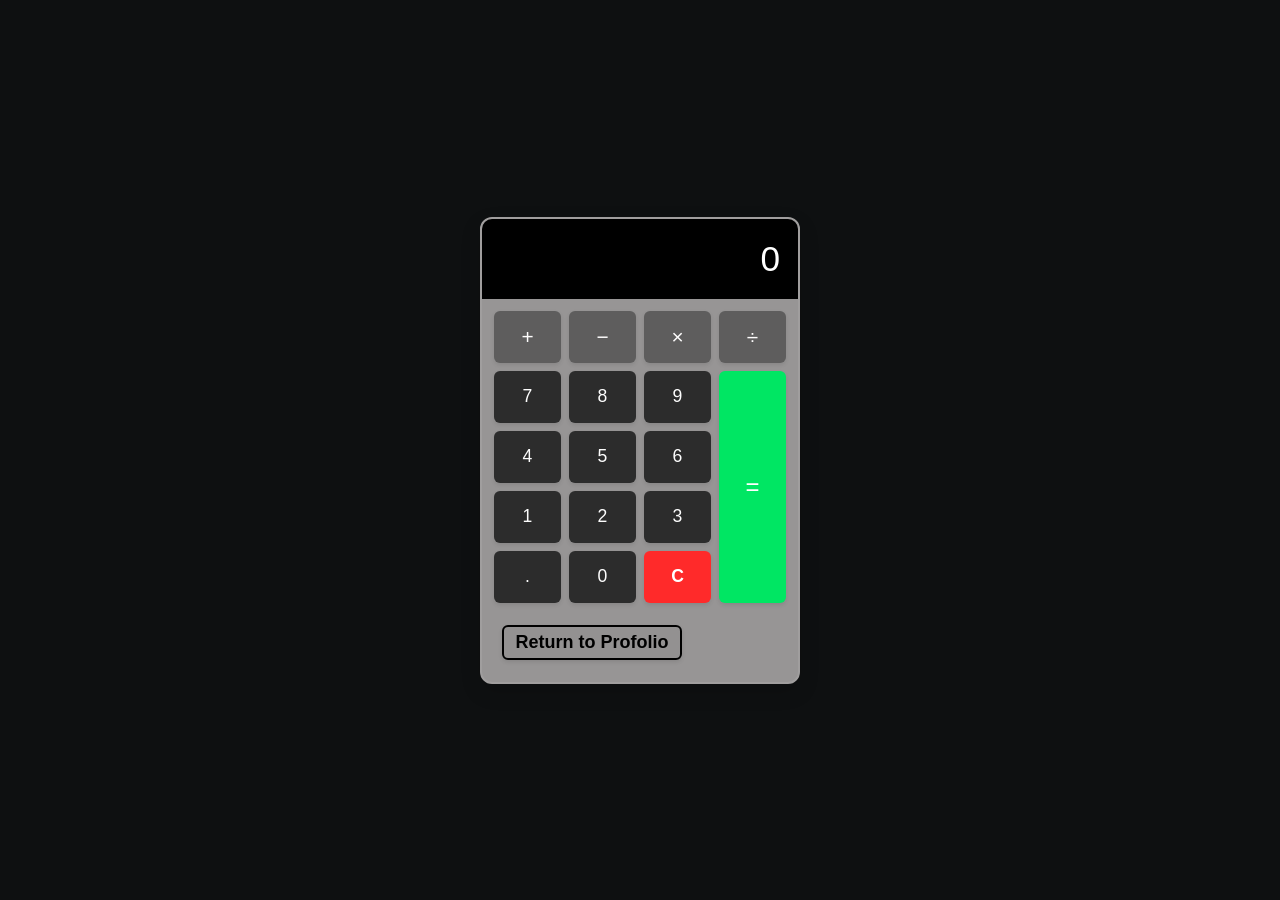
<file: calcu.html>
<!DOCTYPE html>
<html lang="en">
<head>
  <meta charset="UTF-8">
  <meta name="viewport" content="width=device-width, initial-scale=1.0">
  <title>Calculator</title>
</head>
<body class="body">

  <div class="calculator">
    <div class="display" id="display">0</div>
    <div class="buttons">

      <button class="btn-top-op" onclick="appendOperator('+')">+</button>
      <button class="btn-top-op" onclick="appendOperator('-')">−</button>
      <button class="btn-top-op" onclick="appendOperator('*')">×</button>
      <button class="btn-top-op" onclick="appendOperator('/')">÷</button>
      <button class="btn-num" onclick="appendNumber('7')">7</button>
      <button class="btn-num" onclick="appendNumber('8')">8</button>
      <button class="btn-num" onclick="appendNumber('9')">9</button>
      
      <button class="btn-equal" onclick="calculate()">=</button>
      <button class="btn-num" onclick="appendNumber('4')">4</button>
      <button class="btn-num" onclick="appendNumber('5')">5</button>
      <button class="btn-num" onclick="appendNumber('6')">6</button>
      <button class="btn-num" onclick="appendNumber('1')">1</button>
      <button class="btn-num" onclick="appendNumber('2')">2</button>
      <button class="btn-num" onclick="appendNumber('3')">3</button>
      <button class="btn-num" onclick="appendNumber('.')">.</button>
      <button class="btn-num" onclick="appendNumber('0')">0</button>
      <button class="btn-clear" onclick="clearDisplay()">C</button>
    </div>

     <a href="index.html#project"><button class="project-tab1-button">Return to Profolio</button>
  </a>
  </div>


  <script>
    const display = document.getElementById('display');
let currentInput = '0';
let shouldResetDisplay = false;

function updateDisplay() {
  display.textContent = currentInput;
}

function appendNumber(number) {
  if (currentInput === '0' || shouldResetDisplay) {
    currentInput = number === '.' ? '0.' : number;
    shouldResetDisplay = false;
  } else {
    if (number === '.' && currentInput.slice(-1) === '.') return;
    currentInput += number;
  }
  updateDisplay();
}

function appendOperator(op) {
  const lastChar = currentInput.slice(-1);
  if (['+', '-', '*', '/'].includes(lastChar)) {
    currentInput = currentInput.slice(0, -1) + op;
  } else {
    currentInput += op;
  }
  shouldResetDisplay = false;
  updateDisplay();
}

function clearDisplay() {
  currentInput = '0';
  shouldResetDisplay = false;
  updateDisplay();
}

function calculate() {
  try {
    currentInput = eval(currentInput).toString();
  } catch (e) {
    currentInput = 'Error';
  }
  shouldResetDisplay = true;
  updateDisplay();
}
  </script>
  
  <style>
    * {
    box-sizing: border-box;
    margin: 0;
    padding: 0;
    font-family: Arial, sans-serif;
}

.body {
    background-color: #0e1011;
    display: flex;
    justify-content: center;
    align-items: center;
    min-height: 100vh;
}

.calculator {
    background-color: #979595;
    width: 320px;
    border-radius: 12px;
    overflow: hidden;
    box-shadow: 0 8px 20px rgba(0, 0, 0, 0.15);
    padding-bottom: 12px;
    border: 2px solid rgb(160, 158, 158);
}

.display {
    background-color: #000000;
    color: #ffffff;
    font-size: 2.2rem;
    text-align: right;
    padding: 20px 18px;
    height: 80px;
    display: flex;
    align-items: center;
    justify-content: flex-end;
    overflow-x: auto;
}

.buttons {
    display: grid;
    grid-template-columns: repeat(4, 1fr);
    grid-template-rows: repeat(5, 52px);
    gap: 8px;
    padding: 12px;
}

button {
    border: none;
    border-radius: 6px;
    font-size: 1.1rem;
    font-weight: 500;
    cursor: pointer;
    box-shadow: 0 2px 4px rgba(0, 0, 0, 0.1);
    transition: background-color 0.1s, transform 0.05s;
}

button:active {
    transform: scale(0.98);
}

.btn-top-op {
    background-color: #5e5d5d;
    color: #fdfcfc;
    font-size: 1.3rem;
}

.btn-top-op:hover {
    background-color: #4b4a4a;
}


.btn-num {
    background-color: #2c2c2c;
    color: #fdfdfd;
}

.btn-num:hover {
    background-color: #747272;
}

.btn-clear {
    background-color: #ff2a2a;
    color: #ffffff;
    font-weight: bold;
}

.btn-clear:hover {
    background-color: #6b1010;
}

.btn-equal {
    background-color: #00e663;
    color: #ffffff;
    font-size: 1.5rem;
    grid-column: 4;
    grid-row: 2 / span 4;
}

.btn-equal:hover {
    background-color: #3e6e52;
}

    a{
          text-decoration: none;
        }
.project-tab1-button{
        background-color: rgba(128, 128, 128, 0.171);
        border: 2px solid #000000;
        width: 180px;
        height: 35px;
        font-size: 18px;
        font-weight: 600;
        cursor: pointer;
        position: relative;
        overflow: hidden;
        margin: 10px 20px;
        transition: color 0.3s ease;
        color: black;
        display: flex;
        flex-direction: row;
        justify-content: center;
        align-items: center;
        z-index: 100;
        justify-self: center;
}

.project-tab1-button::before {
    content: '';
    position: absolute;
    top: 0;
    left: -100%;
    width: 100%;
    height: 100%;
    background-color: #000000;
    transition: left 0.4s ease;
    z-index: -1;
}

.project-tab1-button:hover::before {
    left: 0;
}

.project-tab1-button:hover {
    color: rgb(255, 255, 255);
    border-color: #010003;
}
  </style>
</body>
</html>
</file>
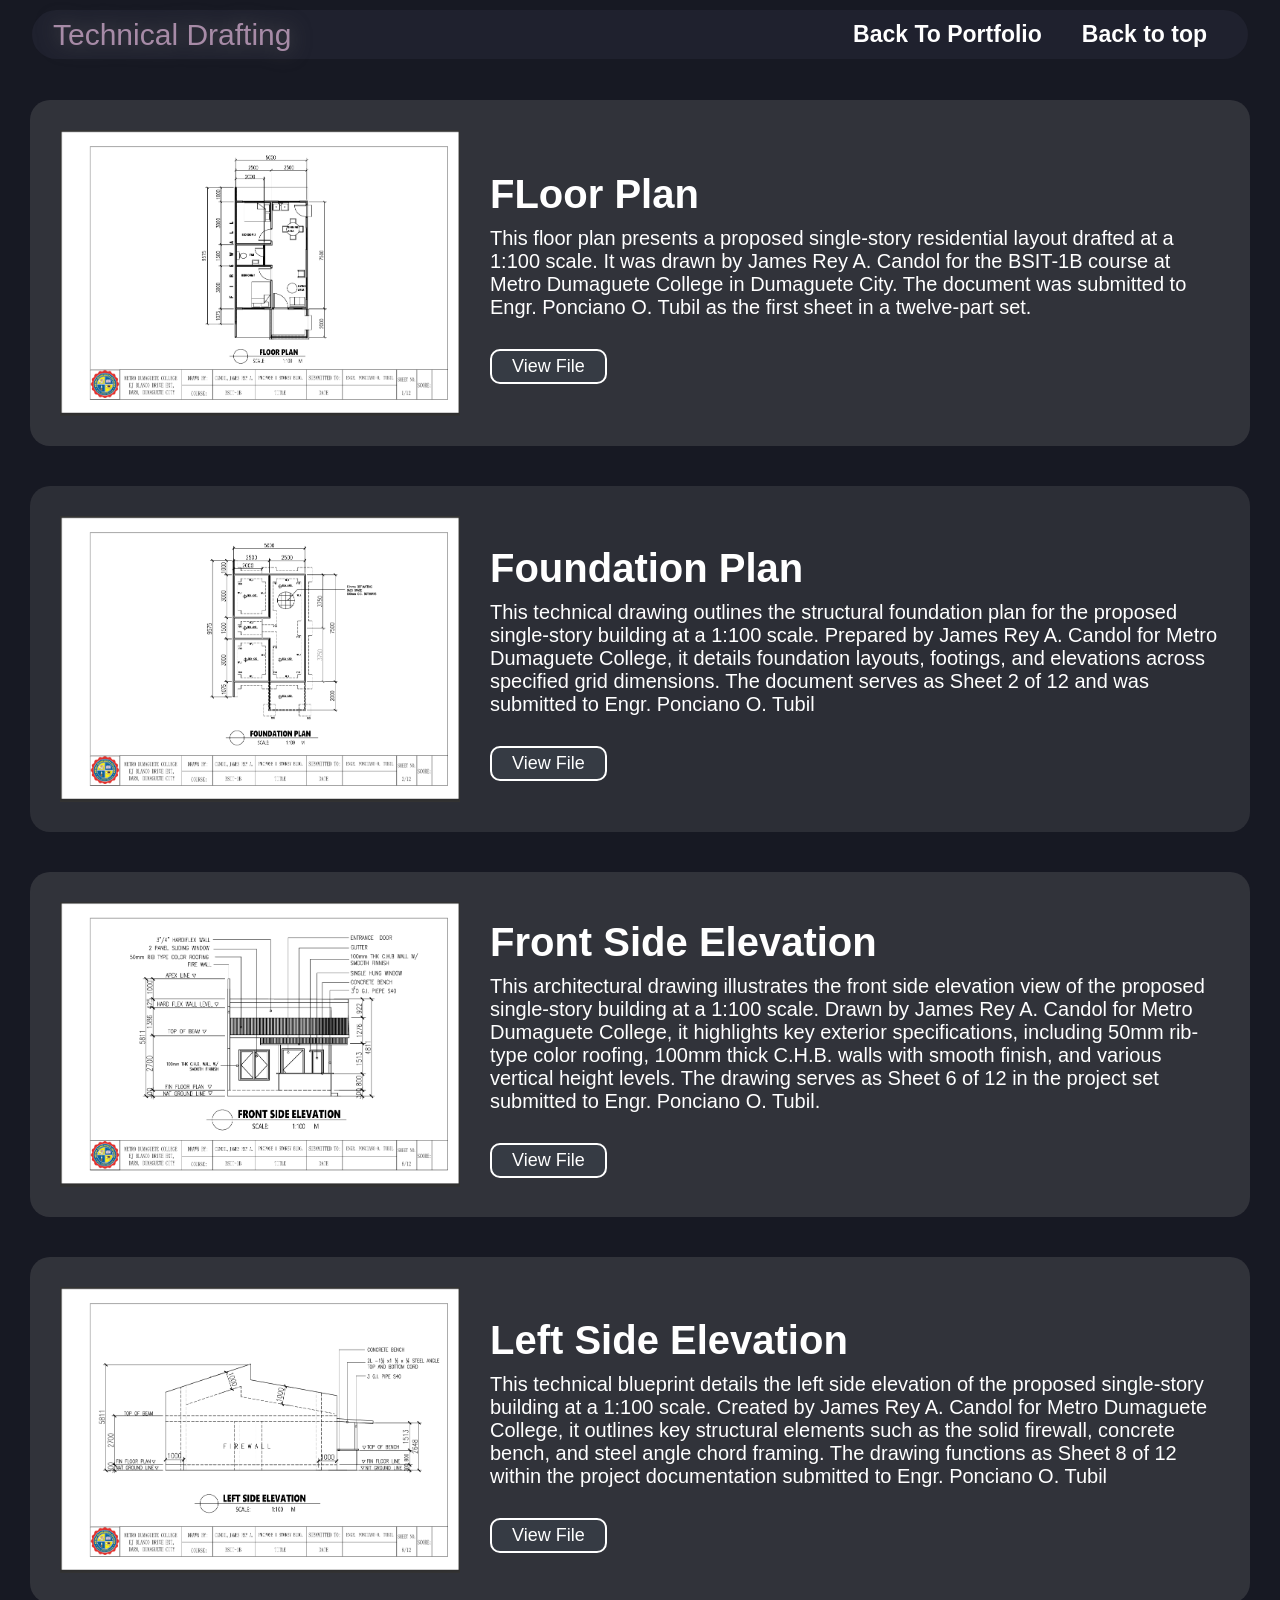
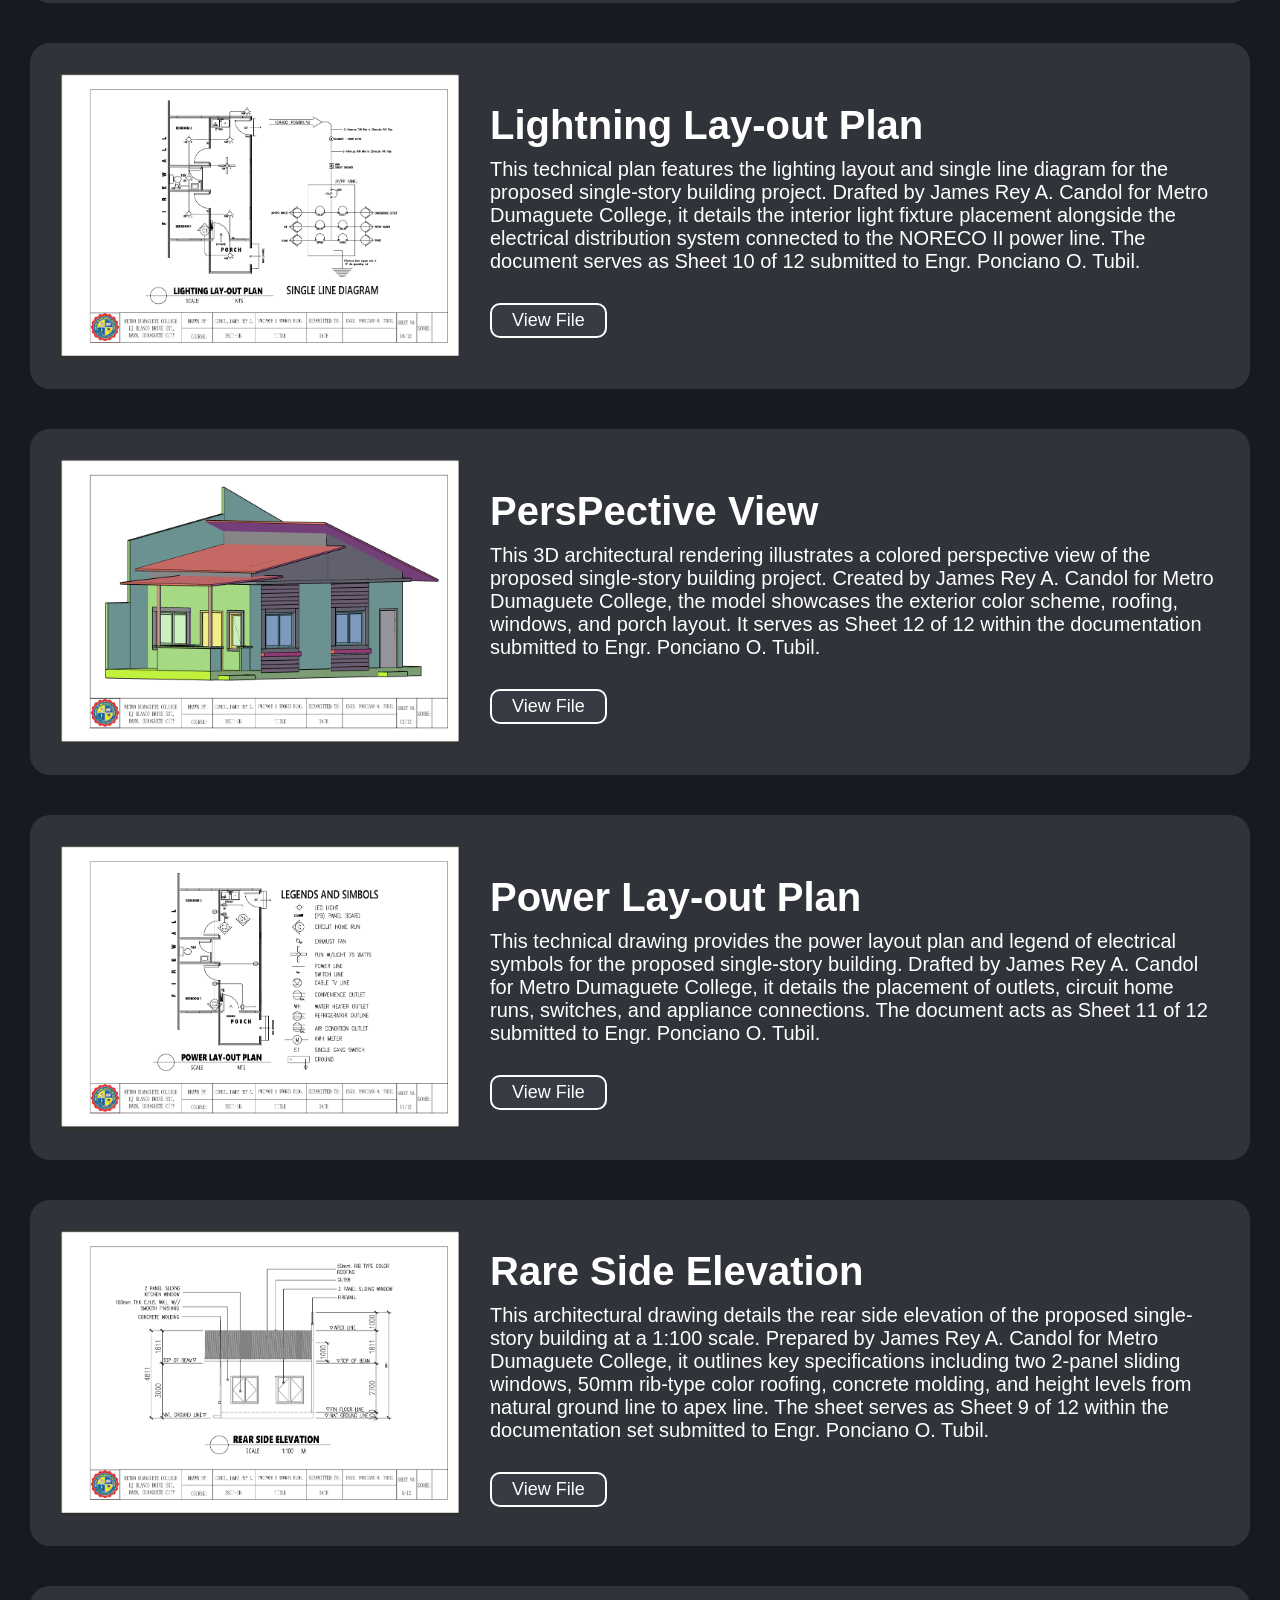
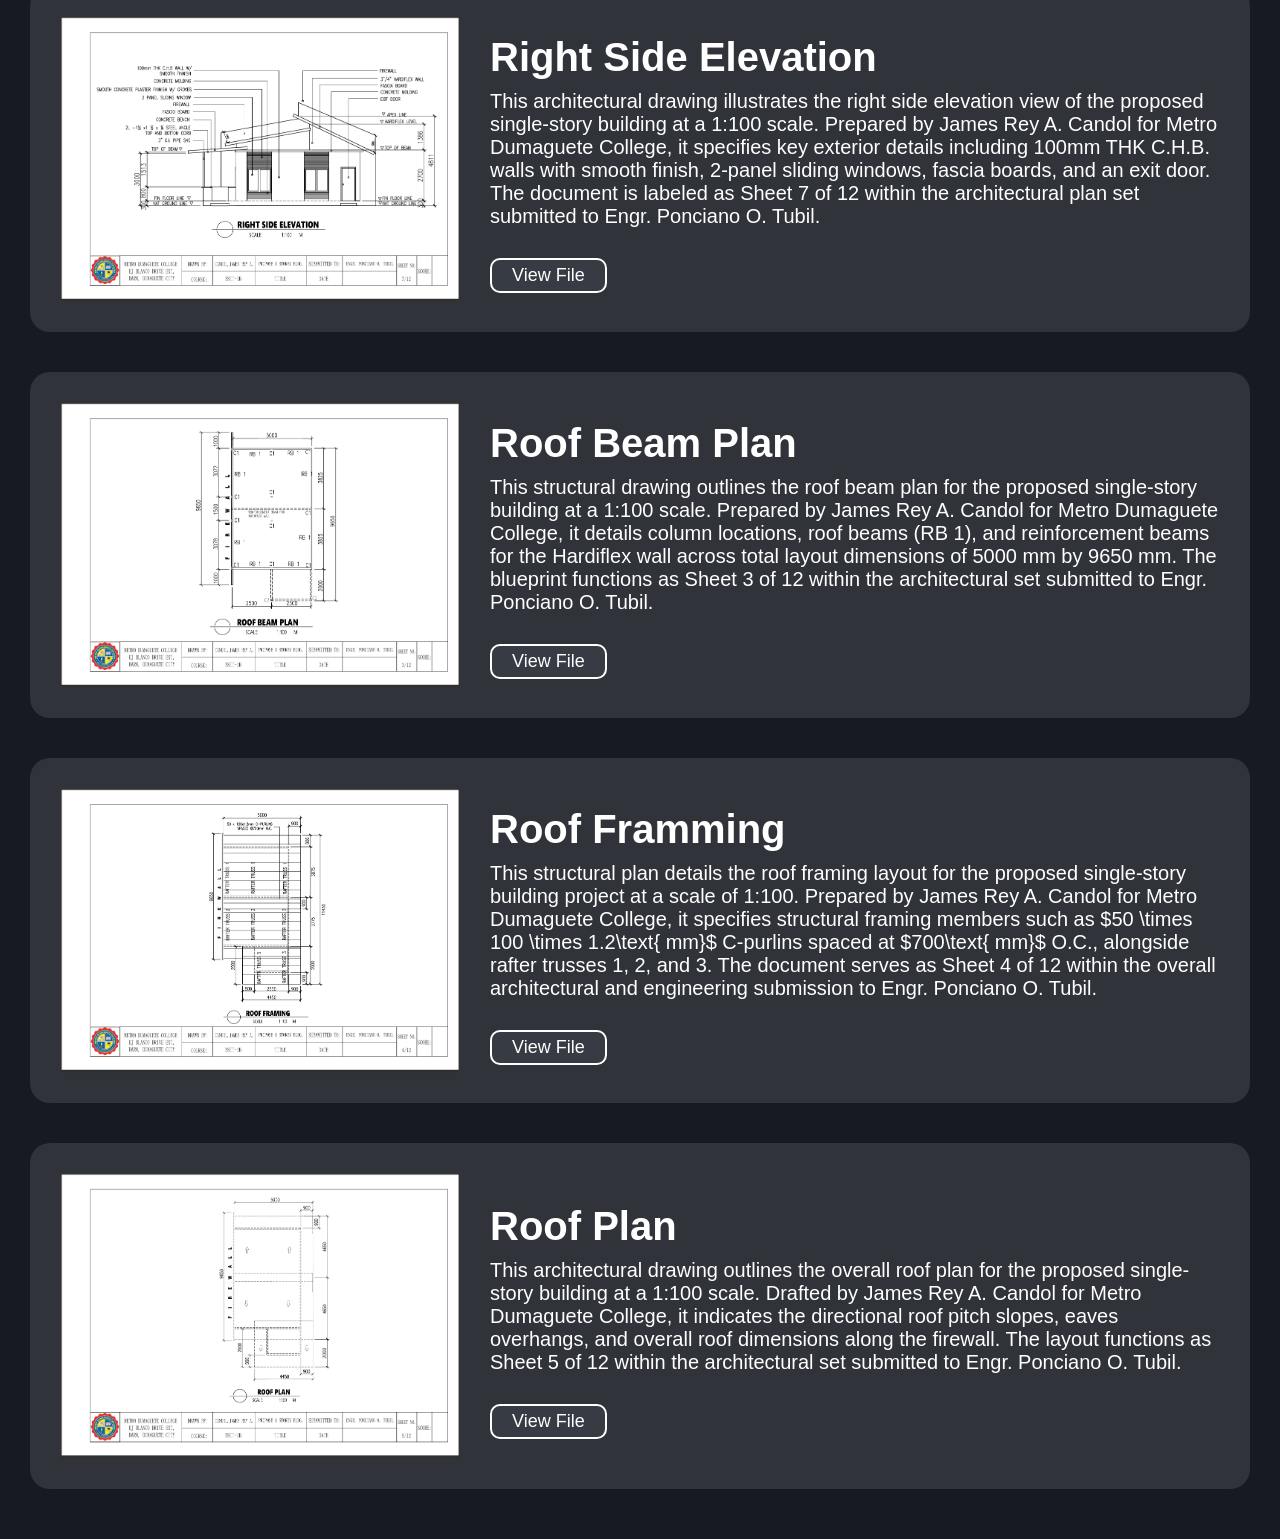
<file: tech-draft.html>
<!DOCTYPE html>
<html lang="en">
<head>
    <meta charset="UTF-8">
    <meta name="viewport" content="width=device-width, initial-scale=1.0">
    <title>Technical Drafting</title>
    <link rel="stylesheet" href="style.css">
</head>
<body>
    <nav class="navbar">
        <div>Technical Drafting</div>
        <ul class="links">
            <li><a href="index.html#project">Back To Portfolio</a></li>
            <li><a href="#tch">Back to top</a></li>
        </ul>
    </nav>

    <div class="tch-tabs" id="tch">
        <div class="tch-tab1">
            <img src="image/tch1.png" alt="floor plan">
            <div>
                <h1>FLoor Plan</h1>
                <p>This floor plan presents a proposed single-story residential layout drafted at a 1:100 scale. It was drawn by James Rey A. Candol for the BSIT-1B course at Metro Dumaguete College in Dumaguete City. The document was submitted to Engr. Ponciano O. Tubil as the first sheet in a twelve-part set.</p>
                <a href="technical-draft/FLOOR PLAN = JAMES.pdf">
                    <button>View File</button>
                </a>
            </div>
        </div>
        <div class="tch-tab2">
            <img src="image/tch2.png" alt="">
            <div>
                <h1>Foundation Plan</h1>
                <p>This technical drawing outlines the structural foundation plan for the proposed single-story building at a 1:100 scale. Prepared by James Rey A. Candol for Metro Dumaguete College, it details foundation layouts, footings, and elevations across specified grid dimensions. The document serves as Sheet 2 of 12 and was submitted to Engr. Ponciano O. Tubil</p>
                <a href="technical-draft/FOUNDATION PLAN = JAMES.pdf">
                    <button>View File</button>
                </a>
            </div>
        </div>
        <div class="tch-tab3">
            <img src="image/tch3.png" alt="">
            <div>
                <h1>Front Side Elevation</h1>
                <p>This architectural drawing illustrates the front side elevation view of the proposed single-story building at a 1:100 scale. Drawn by James Rey A. Candol for Metro Dumaguete College, it highlights key exterior specifications, including 50mm rib-type color roofing, 100mm thick C.H.B. walls with smooth finish, and various vertical height levels. The drawing serves as Sheet 6 of 12 in the project set submitted to Engr. Ponciano O. Tubil.</p>
                <a href="technical-draft/FRONT SIDE ELEVATION = JAMES.pdf">
                    <button>View File</button>
                </a>
            </div>
        </div>
        <div class="tch-tab4">
            <img src="image/tch4.png" alt="">
            <div>
                <h1>Left Side Elevation</h1>
                <p>This technical blueprint details the left side elevation of the proposed single-story building at a 1:100 scale. Created by James Rey A. Candol for Metro Dumaguete College, it outlines key structural elements such as the solid firewall, concrete bench, and steel angle chord framing. The drawing functions as Sheet 8 of 12 within the project documentation submitted to Engr. Ponciano O. Tubil</p>
                <a href="technical-draft/LEFT SIDE ELEVATION = JAMES.pdf">
                    <button>View File</button>
                </a>
            </div>
        </div>
        <div class="tch-tab5">
            <img src="image/tch5.png" alt="">
            <div>
                <h1>Lightning Lay-out Plan</h1>
                <p>This technical plan features the lighting layout and single line diagram for the proposed single-story building project. Drafted by James Rey A. Candol for Metro Dumaguete College, it details the interior light fixture placement alongside the electrical distribution system connected to the NORECO II power line. The document serves as Sheet 10 of 12 submitted to Engr. Ponciano O. Tubil.</p>
                <a href="technical-draft/LIGHTING LAY-OUT PLAN = JAMES.pdf">
                    <button>View File</button>
                </a>
            </div>
        </div>
        <div class="tch-tab6">
            <img src="image/tch6.png" alt="">
            <div>
                <h1>PersPective View</h1>
                <p>This 3D architectural rendering illustrates a colored perspective view of the proposed single-story building project. Created by James Rey A. Candol for Metro Dumaguete College, the model showcases the exterior color scheme, roofing, windows, and porch layout. It serves as Sheet 12 of 12 within the documentation submitted to Engr. Ponciano O. Tubil.</p>
                <a href="technical-draft/PERSPECTIVE VIEW = JAMES.pdf">
                    <button>View File</button>
                </a>
            </div>
        </div>
        <div class="tch-tab7">
            <img src="image/tch7.png" alt="">
            <div>
                <h1>Power Lay-out Plan</h1>
                <p>This technical drawing provides the power layout plan and legend of electrical symbols for the proposed single-story building. Drafted by James Rey A. Candol for Metro Dumaguete College, it details the placement of outlets, circuit home runs, switches, and appliance connections. The document acts as Sheet 11 of 12 submitted to Engr. Ponciano O. Tubil.</p>
                <a href="technical-draft/POWER LAY-OUT PLAN = JAMES.pdf">
                    <button>View File</button>
                </a>
            </div>
        </div>
        <div class="tch-tab8">
            <img src="image/tch8.png" alt="">
            <div>
                <h1>Rare Side Elevation</h1>
                <p>This architectural drawing details the rear side elevation of the proposed single-story building at a 1:100 scale. Prepared by James Rey A. Candol for Metro Dumaguete College, it outlines key specifications including two 2-panel sliding windows, 50mm rib-type color roofing, concrete molding, and height levels from natural ground line to apex line. The sheet serves as Sheet 9 of 12 within the documentation set submitted to Engr. Ponciano O. Tubil.</p>
                <a href="technical-draft/REAR SIDE ELEVATION = JAMES.pdf">
                    <button>View File</button>
                </a>
            </div>
        </div>
        <div class="tch-tab9">
            <img src="image/tch9.png" alt="">
            <div>
                <h1>Right Side Elevation</h1>
                <p>This architectural drawing illustrates the right side elevation view of the proposed single-story building at a 1:100 scale. Prepared by James Rey A. Candol for Metro Dumaguete College, it specifies key exterior details including 100mm THK C.H.B. walls with smooth finish, 2-panel sliding windows, fascia boards, and an exit door. The document is labeled as Sheet 7 of 12 within the architectural plan set submitted to Engr. Ponciano O. Tubil.</p>
                <a href="technical-draft/RIGHT SIDE ELEVATION = JAMES.pdf">
                    <button>View File</button>
                </a>
            </div>
        </div>
        <div class="tch-tab10">
            <img src="image/tch10.png" alt="">
            <div>
                <h1>Roof Beam Plan</h1>
                <p>This structural drawing outlines the roof beam plan for the proposed single-story building at a 1:100 scale. Prepared by James Rey A. Candol for Metro Dumaguete College, it details column locations, roof beams (RB 1), and reinforcement beams for the Hardiflex wall across total layout dimensions of 5000 mm by 9650 mm. The blueprint functions as Sheet 3 of 12 within the architectural set submitted to Engr. Ponciano O. Tubil.</p>
                <a href="technical-draft/ROOF BEAM PLAN = JAMES.pdf">
                    <button>View File</button>
                </a>
            </div>
        </div>
        <div class="tch-tab11">
            <img src="image/tch11.png" alt="">
            <div>
                <h1>Roof Framming</h1>
                <p>This structural plan details the roof framing layout for the proposed single-story building project at a scale of 1:100. Prepared by James Rey A. Candol for Metro Dumaguete College, it specifies structural framing members such as $50 \times 100 \times 1.2\text{ mm}$ C-purlins spaced at $700\text{ mm}$ O.C., alongside rafter trusses 1, 2, and 3. The document serves as Sheet 4 of 12 within the overall architectural and engineering submission to Engr. Ponciano O. Tubil.</p>
                <a href="technical-draft/ROOF FRAMING PLAN = JAMES.pdf">
                    <button>View File</button>
                </a>
            </div>
        </div>
        <div class="tch-tab12">
            <img src="image/tch12.png" alt="">
            <div>
                <h1>Roof Plan</h1>
                <p>This architectural drawing outlines the overall roof plan for the proposed single-story building at a 1:100 scale. Drafted by James Rey A. Candol for Metro Dumaguete College, it indicates the directional roof pitch slopes, eaves overhangs, and overall roof dimensions along the firewall. The layout functions as Sheet 5 of 12 within the architectural set submitted to Engr. Ponciano O. Tubil.</p>
                <a href="technical-draft/ROOF PLAN = JAMES.pdf">
                    <button>View File</button>
                </a>
            </div>
        </div>
    </div>
</body>
</html>
</file>
<file: style.css>
* {
    margin: 0;
    padding: 0;
    box-sizing: border-box;
    font-family: sans-serif;
}

html {
    scroll-behavior: smooth;
}





/* NAVIGATIONS */
.navbar {
    z-index: 1000;
    display: flex;
    justify-content: space-between;
    align-items: center;
    position: fixed;
    left: 50%;
    transform: translateX(-50%);
    width: 95%;
    border: 1px solid rgba(0, 0, 0, 0);
    border-radius: 40px;
    padding: 10px 20px;
    margin-top: 10px;
    background-color: #222431cc;

    div {
        margin: -15px 0px;
        filter: drop-shadow(0px 0px 10px rgb(85, 84, 84));
        color: #a78ba7;
        font-size: 30px;

        img {
            width: 70px;
        }
    }

    ul {
        list-style-type: none;
        display: flex;
    }

    li {
        margin: 0px 20px;
        font-weight: 600;
    }

    a {
        text-decoration: none;
        color: #ffffff;
        font-size: 23px;
        transition: color 0.3s ease;
        position: relative;
        padding-bottom: 8px;
    }

    a::after {
        content: '';
        position: absolute;
        bottom: 0;
        left: 0;
        width: 0%;
        height: 3px;
        background-color: #A78BFA;
        border-radius: 2px;
        transition: width 0.2s ease-in-out;
    }

    a:hover::after,
    a:hover,
    a.active {
        width: 100%;
        color: #A78BFA;
    }
}

#menu {
    display: none;
}

.humberger {
    display: none;
}

.overlay {
    display: none;
}

@media screen and (max-width: 576px) {
    .navbar {
        width: 95%;
    }

    .humberger {
        display: flex;
        cursor: pointer;
        flex-direction: column;
        gap: 5px;
        position: fixed;
        top: 25px;
        right: 25px;
        z-index: 1004;
        transition: transform 0.5s ease;

        span {
            height: 3px;
            width: 25px;
            background-color: #9572ff;
            border-radius: 10px;
            transition: 0.3s;
        }
    }

    .humberger:hover {
        transform: scale(1.1);
    }

    .links {
        position: fixed;
        top: 0;
        right: 0;
        background-color: rgb(0, 0, 0);
        width: 150px;
        height: 380px;
        flex-direction: column;
        text-align: center;
        padding: -10px -20px;
        border-bottom-left-radius: 15px;
        transform: translateX(100%);
        transition: transform 0.35s ease;
        z-index: 998;
        padding-top: 50px;

        li {
            margin: 0;
            margin: 20px 0px;
        }

        a {
            font-size: 18px;
        }
    }

    .overlay {
        display: none;
        position: fixed;
        inset: 0;
        background-color: rgba(0, 0, 0, 0.4);
        z-index: 1002;
    }

    #menu:checked~.links {
        transform: translateX(0);
    }

    #menu:checked~.overlay {
        display: block;
    }

    #menu:checked~.humberger .s1 {
        transform: translateY(8px) rotate(45deg);
    }

    #menu:checked~.humberger .s2 {
        opacity: 0;
    }

    #menu:checked~.humberger .s3 {
        transform: translateY(-8px) rotate(-45deg);
    }
}




















/* HOME */
.home {
    display: flex;
    justify-content: space-around;
    align-items: center;
    height: 100dvh;
    padding: 70px;
    background-color: black;
    color: #b4b1ab;
}

.home-tab1 {
    opacity: 0;
    animation: fadeInUp 1s ease forwards;
    animation-delay: 0.2s;
    margin-left: 30px;

    .home-h4 {
        font-weight: 400;
        font-size: 40px;
        color: white;
    }

    .home-h1 {
        font-size: 70px;
        color: white;
        animation: fadeInUp 1s ease forwards;
        animation-delay: 0.1s;
    }

    .typing {
        color: #A78BFA;
        white-space: nowrap;
        overflow: hidden;
        border-right: 3px solid black;
        font-size: 30px;
        animation:
            typing 6s steps(50) infinite alternate,
            blink 2s step-end infinite;
        margin: 5px 0px;
    }

    .home-p {
        font-size: 25px;
        margin: 5px 0px;
    }
}

.home-but {
    margin-top: 30px;
    opacity: 0;
    animation: fadeInUp 1s cubic-bezier(0.175, 0.885, 0.32, 1.275) forwards;
    animation-delay: 0.3s;

    a {
        text-decoration: none;


        .home-but1 {
            background-color: #A78BFA;
            width: 180px;
            height: 40px;
            font-size: 21px;
            font-weight: 500;
            cursor: pointer;
            position: relative;
            overflow: hidden;
            z-index: 1;
            border: none;
            border-radius: 8px;
        }
    }

    .home-but2 {
        background-color: #4d56665b;
        width: 180px;
        height: 40px;
        font-size: 21px;
        font-weight: 500;
        margin: 0px 10px;
        cursor: pointer;
        color: #dbdbd9;
        border: none;
        border-radius: 8px;
    }
}

@keyframes fadeInUp {
    from {
        opacity: 0;
        transform: translateY(30px);
    }

    to {
        opacity: 1;
        transform: translateY(0);
    }
}


.home-but1::before {
    content: '';
    position: absolute;
    top: 0;
    left: -100%;
    width: 100%;
    height: 100%;
    background-color: #3f495e;
    transition: left 0.4s ease;
    z-index: -1;
}

.home-but1:hover::before {
    left: 0;
}

.home-but1:hover {
    color: white;
    border-color: #FF5D5D;
}

.home-but2:hover {
    background-color: #A78BFA;
    color: black;
}

.home-tab2 {
    opacity: 0;
    position: relative;
    width: 415px;
    height: 415px;
    border-radius: 50%;
    padding: 6px;
    display: flex;
    align-items: center;
    justify-content: center;
    margin: 20px 0px;
    margin-left: 130px;
    margin-right: 30px;
    animation: fadeInUp 1s ease forwards;
    animation-delay: 0.4s;
}

.home-tab2::before {
    content: "";
    position: absolute;
    inset: 0;
    border-radius: 50%;
    background: conic-gradient(from 0deg, transparent 50%,
            #A78BFA);
    animation: spin 3s linear infinite;
    z-index: 0;
}

.home-tab2::after {
    content: "";
    position: absolute;
    inset: 0;
    border-radius: 50%;
    background: conic-gradient(from 180deg,
            transparent 50%, #A78BFA);
    animation: spin 3s linear infinite;
    z-index: 0;
}

.home-picture {
    position: relative;
    width: 400px;
    height: 400px;
    border-radius: 50%;
    object-fit: cover;
    z-index: 1;
    background-color: black;
}

@keyframes spin {
    from {
        transform: rotate(0deg);
    }

    to {
        transform: rotate(360deg);
    }
}

@keyframes typing {
    from {
        width: 0;
    }

    to {
        width: 530px;
    }
}

@keyframes blink {

    form,
    to {
        border-color: transparent;
    }

    50% {
        border-color: #A78BFA;
    }
}


@media screen and (max-width: 576px) {
    .home {
        display: flex;
        justify-content: center;
        align-items: center;
        flex-direction: column-reverse;
        text-align: center;
        width: 100%;
        padding: 0px 10px;
        text-align: center;
        height: 100dvh;

        .home-h4 {
            font-size: 20px;
            margin: 10px 0px;
        }

        .home-h1 {
            font-size: 30px;
        }

        .typing {
            font-size: 20px;
            margin-left: 20px;
            text-align: center;
            display: flex;
            justify-self: start;
        }

        .home-p {
            font-size: 18px;
            margin-left: -10PX;
        }
    }

    .home-but {
        display: flex;
        flex-direction: row;
        justify-self: center
    }

    .home-picture {
        width: 250px;
        height: 250px;
    }

    .home-tab2 {
        display: flex;
        justify-self: center;
        align-self: center;
        margin-top: 50px;
        width: 260px;
        height: 260px;
        margin-right: 100px;

    }

    @keyframes typing {
        from {
            width: 0;
        }

        to {
            width: 390px;
        }
    }
}
















/* ABOUT */
.about {
    display: flex;
    justify-content: center;
    align-items: center;
    flex-direction: column;
    height: 100dvh;
    background-color: black;
    color: #b4b1ab;
}

.about-1 {
    display: flex;
    justify-content: space-between;
    align-items: center;
    flex-direction: row;
    padding: 0px 50px;
}


.about-tab1 {
    width: 400px;
    margin-left: -90px;
    margin-right: 70px;
    margin-top: -130px;
}

.about-tab1-h4 {
    font-size: 20px;
    color: rgba(255, 255, 255, 0.63);
}

.about-tab1-h1 {
    font-size: 33px;
    margin: 5px 0px;
    font-weight: 700;
    color: white;

    p {
        font-size: 18px;
        line-height: 25px;
    }
}

.about-tab1-h3 {
    font-size: 18px;
    color: #A78BFA;
    margin: 10px 0px;
    filter: drop-shadow(0px 0px 12px black);
}


.about-tab2 {
    border: 0px solid #FF5D5D;
    box-shadow: 0px 0px 20px black;
    margin-right: 100px;
    border-radius: 20px;
    margin-top: -150px;


    img {
        width: 250px;
        border-radius: 20px;
        box-shadow: 0px 0px 20px #A78BFA;
        transition: transform 0.3s ease;

        &:hover {
            transform: scale(1.03);
            box-shadow: 0px 0px 20px #9572ff;
        }
    }
}

.about-tab3 {
    display: flex;
    justify-content: center;
    align-items: center;
    flex-direction: column;
    text-align: center;
    margin-top: -150px;
    margin-right: -100px;
    color: white;
}

.about-tab3-1 {
    border: 3px solid #A78BFA;
    width: 300px;
    background-color: rgba(255, 255, 255, 0.103);
    border-radius: 20px;
    padding: 5px 0px;
    margin: 5px 0px;
    transition: transform 0.5s ease;

    &:hover {
        transform: scaleX(1.08);
        box-shadow: 0px 0px 20px #9572ff;
    }

    h1 {
        font-size: 20px;
    }

}


.about-tab3-2 {
    border: 3px solid #A78BFA;
    width: 300px;
    background-color: rgba(255, 255, 255, 0.062);
    border-radius: 20px;
    padding: 5px 0px;
    margin: 5px 0px;
    transition: transform 0.5s ease;

    &:hover {
        transform: scaleX(1.08);
        box-shadow: 0px 0px 20px #9572ff;
    }

    h1 {
        font-size: 20px;
    }
}

.about-tab3-3 {
    border: 3px solid #A78BFA;
    width: 300px;
    background-color: rgba(255, 255, 255, 0.068);
    border-radius: 20px;
    padding: 5px 0px;
    margin: 5px 0px;
    transition: transform 0.5s ease;

    &:hover {
        transform: scaleX(1.08);
        box-shadow: 0px 0px 20px #9572ff;
    }

    h1 {
        font-size: 20px;
    }
}

.about-tab3-4 {
    border: 3px solid #A78BFA;
    width: 300px;
    background-color: rgba(255, 255, 255, 0.082);
    border-radius: 20px;
    padding: 5px 0px;
    margin: 5px 0px;
    transition: transform 0.5s ease;

    &:hover {
        transform: scaleX(1.08);
        box-shadow: 0px 0px 20px #9572ff;
    }

    h1 {
        font-size: 20px;
    }
}




.about-2 {
    display: flex;
    justify-content: center;
    align-items: center;
    flex-direction: row;
    margin-bottom: -200px;
    padding: 0px 20px;

    h1 {
        font-size: 30px;
        margin: 5px 0px;
        color: #A78BFA;
        margin-top: 30px;
        filter: drop-shadow(0px 0px 10px black);
    }
}

.about-2-tab1 {
    margin-left: 30px;
    margin-right: 20px;
    margin-bottom: 10px;

    .about-2-tabs {

        h4 {
            font-size: 18px;
            color: white;
            margin-bottom: 5px;
        }

        pre {
            font-size: 17px;
            margin-bottom: 15px;
        }

        .tabs1 {
            margin: 5px 0px;
            margin-right: 10px;
        }

        .tabs2 {
            margin: 5px 0px;
            margin-right: 10px;
        }

        .tabs3 {
            margin: 5px 0px;
            margin-right: 10px;
        }
    }
}

.about-2-tab2 {
    border: 2px solid rgba(0, 0, 0, 0);
    text-align: start;
    margin: 5px;
    margin-top: 50px;
    padding: 20px 0px;
    margin-bottom: 10px;

    img {
        width: 180px;
        height: 100px;
        border-radius: 20px;
        box-shadow: 0px 0px 12px black;
        transition: transform 0.3s ease;

        &:hover {
            transform: scale(1.05);
            box-shadow: 0px 0px 20px #A78BFA;
        }
    }

    h3 {
        margin: 5px 0px;
        color: white;
    }
}

.about-2-tab3 {
    border: 2px solid rgba(0, 0, 0, 0);
    text-align: start;
    margin: 5px 10px;
    margin-top: 50px;
    padding: 20px 0px;

    img {
        width: 180px;
        height: 100px;
        border-radius: 20px;
        box-shadow: 0px 0px 12px black;
        transition: transform 0.3s ease;

        &:hover {
            transform: scale(1.05);
            box-shadow: 0px 0px 20px #A78BFA;
        }
    }

    h3 {
        margin: 6px 0px;
        color: white;
    }
}

.about-2-tab4 {
    border: 2px solid rgba(0, 0, 0, 0);
    text-align: start;
    margin: 5px;
    margin-top: 50px;
    padding: 20px 0px;

    img {
        width: 180px;
        height: 100px;
        border-radius: 20px;
        box-shadow: 0px 0px 12px black;
        transition: transform 0.3s ease;

        &:hover {
            transform: scale(1.05);
            box-shadow: 0px 0px 20px #A78BFA;
        }
    }

    h3 {
        margin: 5px 0px;
        color: white;
    }
}



/* ABOUT ANIMATIONS */
.about-tab1 {
    opacity: 0;
    transform: translateX(-50px);
    transition: opacity 2s cubic-bezier(0.16, 1, 0.3, 1),
        transform 2s cubic-bezier(0.16, 1, 0.3, 1);
    will-change: opacity, transform;
}

.about.appear .about-tab1 {
    opacity: 1;
    transform: translateX(0);
    transition-delay: 0.10s;
}

.about-tab2 {
    opacity: 0;
    transform: scale(0.95);
    transition: opacity 3s cubic-bezier(0.16, 1, 0.3, 1),
        transform 3s cubic-bezier(0.16, 1, 0.3, 1);
    will-change: opacity, transform;
}

.about.appear .about-tab2 {
    opacity: 1;
    transform: scale(1);
    transition-delay: 0.10s;
}

.about-tab3 {
    opacity: 0;
    transform: translateY(60px);
    transition: opacity 0.8s ease-out, transform 0.8s ease-out;
}

.about-tab3>div {
    opacity: 0;
    transform: translateY(50px) scale(0.9);
    transition: opacity 0.7s cubic-bezier(0.175, 0.885, 0.32, 1.275),
        transform 0.7s cubic-bezier(0.175, 0.885, 0.32, 1.275);
    will-change: opacity, transform;
}


.about.appear .about-tab3 {
    opacity: 1;
    transform: translateY(0);
}

.about.appear .about-tab3-1 {
    opacity: 1;
    transform: translateY(0) scale(1);
    transition-delay: 0.1s;

}

.about.appear .about-tab3-2 {
    opacity: 1;
    transform: translateY(0) scale(1);
    transition-delay: 0.25s;

}

.about.appear .about-tab3-3 {
    opacity: 1;
    transform: translateY(0) scale(1);
    transition-delay: 0.4s;

}

.about.appear .about-tab3-4 {
    opacity: 1;
    transform: translateY(0) scale(1);
    transition-delay: 0.55s;
}

.about-2-tab1 {
    opacity: 0;
    transform: translateX(-60px);
    transition: opacity 0.8s ease-out, transform 0.8s ease-out;
    will-change: opacity, transform;
}

.about-2-tabs .tabs1,
.about-2-tabs .tabs2,
.about-2-tabs .tabs3 {
    opacity: 0;
    transform: translateX(-40px);
    transition: opacity 0.6s ease-out, transform 0.6s ease-out;
    will-change: opacity, t
}

.about.appear .about-2-tab1 {
    opacity: 1;
    transform: translateX(0);
}

.about.appear .about-2-tabs .tabs1 {
    opacity: 1;
    transform: translateX(0);
    transition-delay: 0.2s;
}

.about.appear .about-2-tabs .tabs2 {
    opacity: 1;
    transform: translateX(0);
    transition-delay: 0.4s;
}

.about.appear .about-2-tabs .tabs3 {
    opacity: 1;
    transform: translateX(0);
    transition-delay: 0.6s;
}

.about-2-tab2,
.about-2-tab3,
.about-2-tab4 {
    opacity: 0;
    transform: translateY(80px) scale(0.9);
    transition: opacity 0.8s cubic-bezier(0.175, 0.885, 0.32, 1.275),
        transform 0.8s cubic-bezier(0.175, 0.885, 0.32, 1.275);
    will-change: opacity, transform;
}

.about.appear .about-2-tab2 {
    opacity: 1;
    transform: translateY(0) scale(1);
    transition-delay: 0.2s;

}

.about.appear .about-2-tab3 {
    opacity: 1;
    transform: translateY(0) scale(1);
    transition-delay: 0.4s;

}

.about.appear .about-2-tab4 {
    opacity: 1;
    transform: translateY(0) scale(1);
    transition-delay: 0.6s;

}

@media screen and (width <=600px) {
    .about {
        height: 155dvh;
        text-align: center;
        padding: 0px 20px;
    }

    .about-1 {
        display: flex;
        flex-direction: column;
        padding: 0px 10px;
    }

    .about-tab1 {
        margin: 20px 0px;

        p {
            text-align: center;
            font-size: 15px;
        }
    }

    .about-tab1-h4 {
        text-align: center;
        margin-bottom: 30px;
        color: white;
    }

    .about-tab1-h1 {
        font-size: 30px;
    }

    .about-tab1-h4 {
        font-size: 25px;
    }

    .about-tab2 {
        margin-top: 10px;
        margin-left: 28%;

        img {
            width: 300px;
            margin: 20px 0px;
        }
    }

    .about-tab3 {
        margin-top: 40px;
        margin-left: -80px;
    }

    .about-tab3-1,
    .about-tab3-2,
    .about-tab3-3,
    .about-tab3-4 {
        width: 350px;
    }

    .about-2 {
        display: none;
    }
}




















/* SKILLS */
.skills {
    background-color: black;
    border: 1px solid rgba(0, 0, 0, 0);
    height: 100dvh;

    h3 {
        text-align: center;
        font-size: 50px;
        margin-top: 100px;
        color: white;
    }
}

.skill-tabs {
    display: flex;
    justify-content: space-evenly;
    align-items: center;
    height: 60dvh;
}

.skill-tab1 {
    border: 1px solid rgba(0, 0, 0, 0);
    text-align: center;
    width: 350px;
    height: 350px;
    border-radius: 20px;
    padding-top: 20px;
    background-color: rgba(128, 128, 128, 0.521);
    box-shadow: 0px 0px 20px rgba(0, 0, 0, 0.418);
    transition: transform 0.5s ease;

    .skill-tab1-pic {
        width: 300px;
        height: 180px;
        display: flex;
        justify-self: center;
        border: 1px solid black;
        border-radius: 20px;
    }

    h2 {
        font-size: 30px;
        margin: 20px 0px;
        color: white;
    }
}

.skill-tab1:hover {
    transform: scale(1.02);
    box-shadow: 0px 0px 12px #A78BFA;
}

.progress-container1 {
    width: 300px;
    height: 30px;
    background: rgba(0, 0, 0, 0.418);
    border-radius: 50px;
    overflow: hidden;
    position: relative;
    box-shadow: 0 2px 8px rgba(0, 0, 0, 0.3);
    display: flex;
    justify-self: center;
}

.progress-bar1 {
    height: 100%;
    width: 0%;
    background: #A78BFA;
    border-radius: 50px;
    transition: width 1.2s cubic-bezier(0.4, 0, 0.2, 1);
}

.progress-text1 {
    position: absolute;
    right: 16px;
    top: 50%;
    transform: translateY(-50%);
    color: #A78BFA;
    font-size: 15px;
    font-weight: 600;
    letter-spacing: 0.5px;
}





.skill-tab2 {
    border: 1px solid rgba(0, 0, 0, 0);
    text-align: center;
    width: 350px;
    height: 350px;
    border-radius: 20px;
    padding-top: 20px;
    background-color: rgba(128, 128, 128, 0.521);
    box-shadow: 0px 0px 20px rgba(0, 0, 0, 0.418);
    transition: transform 0.5s ease;

    .skill-tab2-pic {
        width: 300px;
        height: 180px;
        display: flex;
        justify-self: center;
        border: 1px solid black;
        border-radius: 20px;
    }

    h2 {
        font-size: 30px;
        margin: 20px 0px;
        color: white;
    }
}

.skill-tab2:hover {
    transform: scale(1.02);
    box-shadow: 0px 0px 12px #A78BFA;
}

.progress-container2 {
    width: 300px;
    height: 30px;
    background: rgba(0, 0, 0, 0.418);
    border-radius: 50px;
    overflow: hidden;
    position: relative;
    box-shadow: 0 2px 8px rgba(0, 0, 0, 0.3);
    display: flex;
    justify-self: center;
}

.progress-bar2 {
    height: 100%;
    width: 0%;
    background: #A78BFA;
    border-radius: 50px;
    transition: width 1.2s cubic-bezier(0.4, 0, 0.2, 1);
}

.progress-text2 {
    position: absolute;
    right: 16px;
    top: 50%;
    transform: translateY(-50%);
    color: #A78BFA;
    font-size: 15px;
    font-weight: 600;
    letter-spacing: 0.5px;
}






.skill-tab3 {
    border: 1px solid rgba(0, 0, 0, 0);
    text-align: center;
    width: 350px;
    height: 350px;
    border-radius: 20px;
    padding-top: 20px;
    background-color: rgba(128, 128, 128, 0.521);
    box-shadow: 0px 0px 20px rgba(0, 0, 0, 0.418);
    transition: transform 0.5s ease;

    .skill-tab3-pic {
        width: 300px;
        height: 180px;
        display: flex;
        justify-self: center;
        border: 1px solid black;
        border-radius: 20px;
    }

    h2 {
        font-size: 30px;
        margin: 20px 0px;
        color: white;
    }
}

.skill-tab3:hover {
    transform: scale(1.02);
    box-shadow: 0px 0px 12px #A78BFA;
}

.progress-container3 {
    width: 300px;
    height: 30px;
    background: rgba(0, 0, 0, 0.418);
    border-radius: 50px;
    overflow: hidden;
    position: relative;
    box-shadow: 0 2px 8px rgba(0, 0, 0, 0.3);
    display: flex;
    justify-self: center;
}

.progress-bar3 {
    height: 100%;
    width: 0%;
    background: #A78BFA;
    border-radius: 50px;
    transition: width 1.2s cubic-bezier(0.4, 0, 0.2, 1);
}

.progress-text3 {
    position: absolute;
    right: 16px;
    top: 50%;
    transform: translateY(-50%);
    color: #A78BFA;
    font-size: 15px;
    font-weight: 600;
    letter-spacing: 0.5px;
}

.tech-marquee {
    width: 100%;
    margin-top: -30px;
    overflow: hidden;
    padding: 20px 0;
    background: transparent;
}

.marquee-track {
    display: flex;
    width: 100%;
    overflow: hidden;
    margin-bottom: 18px;
    mask-image: linear-gradient(to right, transparent, black 8%, black 92%, transparent);
    -webkit-mask-image: linear-gradient(to right, transparent, black 8%, black 92%, transparent);
}

.marquee-content {
    display: flex;
    gap: 48px;
    animation: scroll-left 35s linear infinite;
    width: max-content;
}

.track-2 .marquee-content {
    animation: scroll-right 40s linear infinite;
}

.marquee-content img {
    height: 42px;
    width: auto;
    object-fit: contain;
    filter: grayscale(30%) brightness(1.1);
    transition: all 0.3s ease;
    opacity: 0.85;
    filter: drop-shadow(0px 0px 20px #a78ba7);
}

.marquee-content img:hover {
    filter: grayscale(0%) brightness(1.2);
    transform: scale(1.15);
    opacity: 1;
}

@keyframes scroll-left {
    0% {
        transform: translateX(0);
    }

    100% {
        transform: translateX(-50%);
    }
}

@keyframes scroll-right {
    0% {
        transform: translateX(-50%);
    }

    100% {
        transform: translateX(0);
    }
}

.marquee-track:hover .marquee-content {
    animation-play-state: paused;
}


@media screen and (width <=600px) {
    .skills {
        height: 230dvh;

        h3 {
            font-size: 30px;
            text-align: center;
            margin-top: 100px;
        }
    }

    .skill-tabs {
        display: flex;
        flex-direction: column;
        margin-top: 30px;
    }

    .skill-tab1,
    .skill-tab2,
    .skill-tab3 {
        margin: 20px 0px;
        padding-bottom: 30px;
    }

    .tech-marquee {
        margin-top: 730px;
    }
}






















/* PROJECTS */
.project {
    border: 1px solid black;
    background-color: rgb(0, 0, 0);
    padding-bottom: 50px;

    h2 {
        margin-top: 100px;
        text-align: center;
        font-size: 50px;
        color: white;
        margin-bottom: 20px;
    }
}

.project-tabs {
    display: flex;
    justify-content: center;
    align-items: center;
    flex-wrap: wrap;

    .div {
        opacity: 0;
        transform: translateY(50px);
        transition: opacity 0.6s ease-out, transform 0.7s ease;
    }

    .project-tab1 {
        transition-delay: 0.2s;
    }

    .project-tab2 {
        transition-delay: 0.4s;
    }

    .project-tab3 {
        transition-delay: 0.6s;
    }

    .project-tab4 {
        transition-delay: 0.8s;
    }
}

.project.visible .project-tabs {
    .div {
        opacity: 1;
        transform: translateY(0);
    }
}

.project-tab1 {
    border: 1px solid rgba(255, 255, 255, 0);
    width: 550px;
    height: 550px;
    border-radius: 20px;
    margin: 25px;
    background-color: rgba(128, 128, 128, 0.397);
    box-shadow: 0px 0px 10px rgb(0, 0, 0);
    transition: transform 0.5s ease;
}

.project-tab1-pic {
    width: 500px;
    margin: 20px 0px;
    display: flex;
    justify-self: center;
    border-radius: 10px;
}

.project-tab1-h1 {
    color: #A78BFA;
    text-align: start;
    margin-left: 20px;
}

.project-tab1-p {
    font-size: 18px;
    text-align: start;
    margin: 10px 20px;
    color: white;
}

.project-tab1-button {
    background-color: rgba(128, 128, 128, 0.171);
    border: 2px solid #A78BFA;
    width: 180px;
    height: 35px;
    font-size: 18px;
    font-weight: 600;
    cursor: pointer;
    position: relative;
    overflow: hidden;
    margin: 10px 20px;
    z-index: 1;
    transition: color 0.3s ease;
    color: white;
    border-radius: 8px;
}


.project-tab1-button::before {
    content: '';
    position: absolute;
    top: 0;
    left: -100%;
    width: 100%;
    height: 100%;
    background-color: #A78BFA;
    transition: left 0.4s ease;
    z-index: -1;
}

.project-tab1-button:hover::before {
    left: 0;
}

.project-tab1-button:hover {
    color: black;
    border-color: #A78BFA;
}


.project-tab2 {
    border: 1px solid rgba(255, 255, 255, 0);
    width: 550px;
    height: 550px;
    border-radius: 20px;
    margin: 25px;
    background-color: rgba(128, 128, 128, 0.397);
    box-shadow: 0px 0px 10px rgb(0, 0, 0);
}

.project-tab2-pic {
    width: 500px;
    height: 310px;
    margin: 20px 0px;
    display: flex;
    justify-self: center;
    border-radius: 10px;
}

.project-tab2-h1 {
    color: #A78BFA;
    text-align: start;
    margin-left: 20px;
}

.project-tab2-p {
    font-size: 18px;
    text-align: start;
    margin: 10px 20px;
    color: white;
}

.project-tab2-button {
    background-color: rgba(128, 128, 128, 0.219);
    border: 2px solid #A78BFA;
    width: 180px;
    height: 35px;
    font-size: 18px;
    font-weight: 600;
    cursor: pointer;
    position: relative;
    overflow: hidden;
    margin: 10px 20px;
    margin-top: 10px;
    z-index: 1;
    transition: color 0.3s ease;
    color: white;
    border-radius: 8px;
}


.project-tab2-button::before {
    content: '';
    position: absolute;
    top: 0;
    left: -100%;
    width: 100%;
    height: 100%;
    background-color: #A78BFA;
    transition: left 0.4s ease;
    z-index: -1;
}

.project-tab2-button:hover::before {
    left: 0;
}

.project-tab2-button:hover {
    color: black;
    border-color: #A78BFA;
}

.project-tab3 {
    border: 1px solid rgba(255, 255, 255, 0);
    width: 550px;
    height: 550px;
    border-radius: 20px;
    margin: 25px;
    background-color: rgba(128, 128, 128, 0.397);
    box-shadow: 0px 0px 10px rgba(0, 0, 0, 0.452);
}

.project-tab3-pic {
    width: 500px;
    height: 310px;
    margin: 20px 0px;
    display: flex;
    justify-self: center;
    border-radius: 10px;
}

.project-tab3-h1 {
    color: #A78BFA;
    text-align: start;
    margin-left: 20px;
}

.project-tab3-p {
    font-size: 18px;
    text-align: start;
    margin: 10px 20px;
    color: white;
}


.project-tab3-but1 {
    background-color: rgba(128, 128, 128, 0.178);
    border: 2px solid #A78BFA;
    width: 180px;
    height: 35px;
    font-size: 18px;
    font-weight: 600;
    cursor: pointer;
    position: relative;
    border-radius: 8px;
    overflow: hidden;
    margin-left: 20px;
    margin-top: 20px;
    z-index: 1;
    transition: color 0.3s ease;
    color: white;
}

.project-tab3-but1::before {
    content: '';
    position: absolute;
    top: 0;
    left: -100%;
    width: 100%;
    height: 100%;
    background-color: #A78BFA;
    transition: left 0.4s ease;
    z-index: -1;
}

.project-tab3-but1:hover::before {
    left: 0;
}

.project-tab3-but1:hover {
    color: black;
    border-color: #A78BFA;
}

.project-tab3-but2::before {
    content: '';
    position: absolute;
    top: 0;
    left: -100%;
    width: 100%;
    height: 100%;
    background-color: #A78BFA;
    transition: left 0.4s ease;
    z-index: -1;
}

.project-tab3-but2:hover::before {
    left: 0;
}

.project-tab3-but2:hover {
    color: black;
    border-color: #A78BFA;
}

.project-tab4 {
    border: 1px solid rgba(255, 255, 255, 0);
    width: 550px;
    height: 550px;
    border-radius: 20px;
    margin: 25px;
    background-color: rgba(128, 128, 128, 0.397);
    box-shadow: 0px 0px 10px rgba(0, 0, 0, 0.452);
}

.project-tab4-pic {
    width: 500px;
    height: 310px;
    margin: 20px 0px;
    display: flex;
    justify-self: center;
    border-radius: 10px;
}

.project-tab4-h1 {
    color: #A78BFA;
    text-align: start;
    margin-left: 20px;
}

.project-tab4-p {
    font-size: 18px;
    text-align: start;
    margin: 10px 20px;
    color: white;
}

.project-tab4-button {
    background-color: rgba(128, 128, 128, 0.164);
    border: 2px solid #A78BFA;
    width: 180px;
    height: 35px;
    font-size: 18px;
    font-weight: 600;
    cursor: pointer;
    position: relative;
    overflow: hidden;
    margin-top: 20px;
    margin-left: 20px;
    z-index: 1;
    transition: color 0.3s ease;
    color: white;
    border-radius: 8px;
}


.project-tab4-button::before {
    content: '';
    position: absolute;
    top: 0;
    left: -100%;
    width: 100%;
    height: 100%;
    background-color: #A78BFA;
    transition: left 0.4s ease;
    z-index: -1;
}

.project-tab4-button:hover::before {
    left: 0;
}

.project-tab4-button:hover {
    color: black;
    border-color: #A78BFA;
}

@media screen and (width <=600px) {
    .project {
        height: 350dvh;
        width: 100%;

        h2 {
            font-size: 30px;
        }
    }

    .project-tab1 {
        width: 390px;
        height: 460px;
    }

    .project-tab2 {
        width: 390px;
        height: 460px;
    }

    .project-tab3 {
        width: 380px;
        height: 510px;
    }

    .project-tab4 {
        width: 370px;
        height: 500px;
    }

    .project-tab1-pic,
    .project-tab2-pic,
    .project-tab3-pic,
    .project-tab4-pic {
        width: 300px;
        height: 200px;
    }



}



















/* CONTACT */
.contact {
    border: 1px solid rgba(255, 255, 255, 0);
    background-color: rgb(0, 0, 0);
    color: white;
    height: 100dvh;
}

.contact-h2 {
    margin-top: 100px;
    text-align: center;
    font-size: 50px;
    color: white;
}


a {
    text-decoration: none;
    color: white;

    footer {
        text-align: center;
        border: 1px solid rgba(255, 255, 255, 0);
        background-color: rgba(128, 128, 128, 0.507);
        padding: 10px 0px;
        margin-top: -45px;
        font-size: 20px;
    }
}

.contact-tabs {
    display: flex;
    justify-content: space-around;
    align-items: center;
    height: 75dvh;

    >div {
        opacity: 0;
        transform: translateY(50px);
        transition: opacity 0.6s ease-out, transform 0.6s ease-out;
    }
}

.contact-tab1 {
    transition-delay: 0.2s;
}

.contact-tab2 {
    transition-delay: 0.4s;
}

.contact-tab3 {
    transition-delay: 0.6s;
}


.contact.visible .contact-tabs {
    >div {
        opacity: 1;
        transform: translateY(0);
    }
}

.contact-tab1 {
    width: 400px;
    border: 1px solid rgba(255, 255, 255, 0);
}

.contact-tab1-h3 {
    color: #A78BFA;
    font-size: 30px;
    text-align: center;
    margin-bottom: 30px;
}

.phone {
    display: flex;
    justify-content: center;
    align-items: center;
    flex-direction: row;
    margin-left: -80px;
}

.phone-img {
    width: 50px;
    filter: brightness(0) invert(1);
}

.phone-p {
    font-size: 20px;
    color: gray;
    margin-left: 10px;
}


.location {
    display: flex;
    justify-content: center;
    align-items: center;
    flex-direction: row;
    margin-top: 20px;
}

.location-img {
    width: 30px;
    height: 45px;
    filter: brightness(0) invert(1);
    margin-right: 15px;
}

.location-p {
    font-size: 20px;
    color: gray;
}

.icons {
    display: flex;
    justify-content: center;
    align-items: center;
    flex-direction: row;
    margin-top: 50px;
    margin-bottom: 50px;
}

.facebook {
    width: 45px;
    border-radius: 50%;
    margin: 0px 20px;
    transition: transform 0.3s ease;
}

.email {
    width: 45px;
    height: 35px;
    margin: 0px 30px;
    transition: transform 0.3s ease;
}

.instagram {
    width: 40px;
    margin: 0px 30px;
    transition: transform 0.3s ease;
    border-radius: 10px;
}

.github {
    width: 40px;
    border-radius: 50%;
    margin: 0px 30px;
    transition: transform 0.3s ease;
}

.facebook:hover {
    transform: scale(1.1);
    filter: drop-shadow(0px 0px 5px #a78ba7);
}

.email:hover {
    transform: scale(1.1);
    filter: drop-shadow(0px 0px 5px #a78ba7);
}

.instagram:hover {
    transform: scale(1.1);
    filter: drop-shadow(0px 0px 5px #a78ba7);
}

.x:hover {
    transform: scale(1.1);
    filter: drop-shadow(0px 0px 5px #a78ba7);
}

.github:hover {
    transform: scale(1.1);
    filter: drop-shadow(0px 0px 5px #a78ba7);
}

.contact-tab2 {
    border: 1px solid rgba(255, 255, 255, 0);
    margin-top: -50px;

    p {
        color: #A78BFA;
        font-size: 35px;
        text-align: center;
        margin-bottom: 30px;
    }

    ul {
        list-style-type: none;

        li {
            text-align: center;
            margin: 10px 0px;
        }

        a {
            font-size: 25px;
            text-decoration: none;
            color: white;
            font-weight: 700;
            transition: color 0.3s ease;
            position: relative;
            padding-bottom: 5px;
            display: inline-block;

            &::after {
                content: '';
                position: absolute;
                bottom: 0;
                left: 0;
                width: 0%;
                height: 3px;
                background-color: #A78BFA;
                border-radius: 2px;
                transition: width 0.3s ease-in-out;
            }

            &:hover::after {
                width: 100%;
            }

            &:hover {
                color: #A78BFA;
            }
        }
    }
}

.contact-tab3 {
    display: flex;
    justify-content: center;
    align-items: center;
    flex-direction: column;
}

.input1 {
    width: 400px;
    height: 50px;
    border-radius: 10px;
    border: none;
    text-indent: 10px;
    outline: none;
    background-color: rgba(255, 255, 255, 0.24);
    margin: 5px 0px;
    color: white;
    font-size: 15px;
    margin-top: -30px;
    transition: transform 0.3s ease;
}

.input1:hover {
    transform: scale(1.02);
    border: 2px solid #A78BFA;
}

.input2 {
    width: 400px;
    height: 50px;
    border-radius: 10px;
    border: none;
    text-indent: 10px;
    outline: none;
    background-color: rgba(255, 255, 255, 0.217);
    margin: 5px 0px;
    color: white;
    font-size: 15px;
    transition: transform 0.5s ease;
}

.input2:hover {
    transform: scale(1.02);
    border: 2px solid #A78BFA;
}

.input3 {
    width: 400px;
    height: 200px;
    border-radius: 10px;
    border: none;
    text-indent: 10px;
    outline: none;
    background-color: rgba(255, 255, 255, 0.192);
    padding-top: 15px;
    margin: 5px 0px;
    resize: none;
    color: white;
    font-size: 15px;
    vertical-align: top;
    transition: transform 0.9s ease;
}

.input3:hover {
    transform: scale(1.02);
    border: 2px solid #A78BFA;
}

.input3::placeholder {
    text-align: left;
    color: gray;
}

.contact-tab3-button {
    z-index: 500;
    margin-top: -50px;
    width: 100px;
    height: 30px;
    border-radius: 10px;
    border: 1px solid #A78BFA;
    text-align: center;
    outline: none;
    color: white;
    font-size: 15px;
    background-color: rgba(255, 255, 255, 0.2);
    /* Fixed typo */
    margin: 5px 0px;
    margin-left: 300px;
    transition: transform 0.3s ease, background-color 0.3s ease;
}

.contact-tab3-button:hover {
    transform: scale(1.05);
    background-color: #A78BFA;
}

.contact-tab3-button:active {
    transform: scale(1.05);
    background-color: #A78BFA;
}


@media screen and (width <=600px) {
    .contact {
        height: 150dvh;
    }

    .contact-h2 {
        font-size: 30px;
        margin-bottom: 30px;
    }

    a {
        text-decoration: none;
        color: white;

        footer {
            text-align: center;
            border: 1px solid rgba(255, 255, 255, 0);
            background-color: rgba(128, 128, 128, 0.507);
            padding: 10px 0px;
            margin-top: -50px;
            font-size: 15px;
        }
    }

    .contact-tabs {
        display: flex;
        flex-direction: column;
    }

    .contact-tab1 {
        margin-bottom: 50px;
    }

    .contact-tab2 {
        display: none;
    }

    .input1,
    .input2,
    .input3 {
        width: 350px;
    }

    .contact-tab3-button {
        text-align: center;
        margin-left: 245px;
    }
}















#notification {
    position: fixed;
    top: 100px;
    right: 20px;
    background: #A78BFA;
    color: white;
    padding: 15px 25px;
    border-radius: 10px;
    box-shadow: 0 4px 15px rgba(0, 0, 0, 0.3);
    z-index: 9999;
    font-size: 16px;
    font-weight: bold;
    opacity: 0;
    visibility: hidden;
    transform: translateY(-15px);
}

#notification.show {
    animation: fadeIn 0.5s ease forwards;
}

#notification.hide {
    animation: fadeOut 0.6s ease forwards;
}

@keyframes fadeIn {
    from {
        opacity: 0;
        visibility: hidden;
        transform: translateY(-15px);
    }

    to {
        opacity: 1;
        visibility: visible;
        transform: translateY(0);
    }
}

@keyframes fadeOut {
    from {
        opacity: 1;
        visibility: visible;
        transform: translateY(0);
    }

    to {
        opacity: 0;
        visibility: hidden;
        transform: translateY(-15px);
    }
}









/* TECHNICAL DRAFTING */
.tch-tabs {
    padding-top: 80px;
    display: flex;
    justify-content: center;
    align-items: center;
    flex-direction: column;
    padding: 80px 30px 30px 30px;
    background-color: #171923;
}

.tch-tab1 {
    display: flex;
    justify-content: center;
    align-items: center;
    flex-direction: row;
    padding: 30px 30px;
    margin: 20px 0px;
    border-radius: 20px;
    background-color: rgba(128, 128, 128, 0.247);
    color: white;



    img {
        width: 400px;
        margin-right: 30px;
    }

    div {
        h1 {
            font-size: 40px;
            margin: 10px 0px;
        }

        p {
            font-size: 20px;
        }

        button {
            padding: 5px 20px;
            font-size: 18px;
            border-radius: 10px;
            border: 2px solid white;
            margin-top: 30px;
            background-color: #363b44;
            color: white;
            transition: transform 0.3s ease;

            &:hover {
                transform: scale(1.05);
                box-shadow: 0px 0px 12px #a78ba7;
                background-color: rgba(128, 128, 128, 0.13);
            }
        }
    }
}


.tch-tab2 {
    display: flex;
    justify-content: center;
    align-items: center;
    flex-direction: row;
    padding: 30px 30px;
    margin: 20px 0px;
    border-radius: 20px;
    background-color: rgba(128, 128, 128, 0.199);
    color: white;



    img {
        width: 400px;
        margin-right: 30px;
    }

    div {
        h1 {
            font-size: 40px;
            margin: 10px 0px;
        }

        p {
            font-size: 20px;
        }

        button {
            padding: 5px 20px;
            font-size: 18px;
            border-radius: 10px;
            border: 2px solid white;
            margin-top: 30px;
            background-color: #363b44;
            color: white;
            transition: transform 0.3s ease;

            &:hover {
                transform: scale(1.05);
                box-shadow: 0px 0px 12px #a78ba7;
                background-color: rgba(128, 128, 128, 0.13);
            }
        }
    }
}

.tch-tab3 {
    display: flex;
    justify-content: center;
    align-items: center;
    flex-direction: row;
    padding: 30px 30px;
    margin: 20px 0px;
    border-radius: 20px;
    background-color: rgba(128, 128, 128, 0.247);
    color: white;



    img {
        width: 400px;
        margin-right: 30px;
    }

    div {
        h1 {
            font-size: 40px;
            margin: 10px 0px;
        }

        p {
            font-size: 20px;
        }

        button {
            padding: 5px 20px;
            font-size: 18px;
            border-radius: 10px;
            border: 2px solid white;
            margin-top: 30px;
            background-color: #363b44;
            color: white;
            transition: transform 0.3s ease;

            &:hover {
                transform: scale(1.05);
                box-shadow: 0px 0px 12px #a78ba7;
                background-color: rgba(128, 128, 128, 0.13);
            }
        }
    }
}

.tch-tab4 {
    display: flex;
    justify-content: center;
    align-items: center;
    flex-direction: row;
    padding: 30px 30px;
    margin: 20px 0px;
    border-radius: 20px;
    background-color: rgba(128, 128, 128, 0.247);
    color: white;



    img {
        width: 400px;
        margin-right: 30px;
    }

    div {
        h1 {
            font-size: 40px;
            margin: 10px 0px;
        }

        p {
            font-size: 20px;
        }

        button {
            padding: 5px 20px;
            font-size: 18px;
            border-radius: 10px;
            border: 2px solid white;
            margin-top: 30px;
            background-color: #363b44;
            color: white;
            transition: transform 0.3s ease;

            &:hover {
                transform: scale(1.05);
                box-shadow: 0px 0px 12px #a78ba7;
                background-color: rgba(128, 128, 128, 0.13);
            }
        }
    }
}

.tch-tab5 {
    display: flex;
    justify-content: center;
    align-items: center;
    flex-direction: row;
    padding: 30px 30px;
    margin: 20px 0px;
    border-radius: 20px;
    background-color: rgba(128, 128, 128, 0.247);
    color: white;



    img {
        width: 400px;
        margin-right: 30px;
    }

    div {
        h1 {
            font-size: 40px;
            margin: 10px 0px;
        }

        p {
            font-size: 20px;
        }

        button {
            padding: 5px 20px;
            font-size: 18px;
            border-radius: 10px;
            border: 2px solid white;
            margin-top: 30px;
            background-color: #363b44;
            color: white;
            transition: transform 0.3s ease;

            &:hover {
                transform: scale(1.05);
                box-shadow: 0px 0px 12px #a78ba7;
                background-color: rgba(128, 128, 128, 0.13);
            }
        }
    }
}

.tch-tab6 {
    display: flex;
    justify-content: center;
    align-items: center;
    flex-direction: row;
    padding: 30px 30px;
    margin: 20px 0px;
    border-radius: 20px;
    background-color: rgba(128, 128, 128, 0.247);
    color: white;



    img {
        width: 400px;
        margin-right: 30px;
    }

    div {
        h1 {
            font-size: 40px;
            margin: 10px 0px;
        }

        p {
            font-size: 20px;
        }

        button {
            padding: 5px 20px;
            font-size: 18px;
            border-radius: 10px;
            border: 2px solid white;
            margin-top: 30px;
            background-color: #363b44;
            color: white;
            transition: transform 0.3s ease;

            &:hover {
                transform: scale(1.05);
                box-shadow: 0px 0px 12px #a78ba7;
                background-color: rgba(128, 128, 128, 0.13);
            }
        }
    }
}

.tch-tab7 {
    display: flex;
    justify-content: center;
    align-items: center;
    flex-direction: row;
    padding: 30px 30px;
    margin: 20px 0px;
    border-radius: 20px;
    background-color: rgba(128, 128, 128, 0.247);
    color: white;



    img {
        width: 400px;
        margin-right: 30px;
    }

    div {
        h1 {
            font-size: 40px;
            margin: 10px 0px;
        }

        p {
            font-size: 20px;
        }

        button {
            padding: 5px 20px;
            font-size: 18px;
            border-radius: 10px;
            border: 2px solid white;
            margin-top: 30px;
            background-color: #363b44;
            color: white;
            transition: transform 0.3s ease;

            &:hover {
                transform: scale(1.05);
                box-shadow: 0px 0px 12px #a78ba7;
                background-color: rgba(128, 128, 128, 0.13);
            }
        }
    }
}

.tch-tab8 {
    display: flex;
    justify-content: center;
    align-items: center;
    flex-direction: row;
    padding: 30px 30px;
    margin: 20px 0px;
    border-radius: 20px;
    background-color: rgba(128, 128, 128, 0.247);
    color: white;



    img {
        width: 400px;
        margin-right: 30px;
    }

    div {
        h1 {
            font-size: 40px;
            margin: 10px 0px;
        }

        p {
            font-size: 20px;
        }

        button {
            padding: 5px 20px;
            font-size: 18px;
            border-radius: 10px;
            border: 2px solid white;
            margin-top: 30px;
            background-color: #363b44;
            color: white;
            transition: transform 0.3s ease;

            &:hover {
                transform: scale(1.05);
                box-shadow: 0px 0px 12px #a78ba7;
                background-color: rgba(128, 128, 128, 0.13);
            }
        }
    }
}

.tch-tab9 {
    display: flex;
    justify-content: center;
    align-items: center;
    flex-direction: row;
    padding: 30px 30px;
    margin: 20px 0px;
    border-radius: 20px;
    background-color: rgba(128, 128, 128, 0.247);
    color: white;



    img {
        width: 400px;
        margin-right: 30px;
    }

    div {
        h1 {
            font-size: 40px;
            margin: 10px 0px;
        }

        p {
            font-size: 20px;
        }

        button {
            padding: 5px 20px;
            font-size: 18px;
            border-radius: 10px;
            border: 2px solid white;
            margin-top: 30px;
            background-color: #363b44;
            color: white;
            transition: transform 0.3s ease;

            &:hover {
                transform: scale(1.05);
                box-shadow: 0px 0px 12px #a78ba7;
                background-color: rgba(128, 128, 128, 0.13);
            }
        }
    }
}

.tch-tab10 {
    display: flex;
    justify-content: center;
    align-items: center;
    flex-direction: row;
    padding: 30px 30px;
    margin: 20px 0px;
    border-radius: 20px;
    background-color: rgba(128, 128, 128, 0.247);
    color: white;



    img {
        width: 400px;
        margin-right: 30px;
    }

    div {
        h1 {
            font-size: 40px;
            margin: 10px 0px;
        }

        p {
            font-size: 20px;
        }

        button {
            padding: 5px 20px;
            font-size: 18px;
            border-radius: 10px;
            border: 2px solid white;
            margin-top: 30px;
            background-color: #363b44;
            color: white;
            transition: transform 0.3s ease;

            &:hover {
                transform: scale(1.05);
                box-shadow: 0px 0px 12px #a78ba7;
                background-color: rgba(128, 128, 128, 0.13);
            }
        }
    }
}

.tch-tab11 {
    display: flex;
    justify-content: center;
    align-items: center;
    flex-direction: row;
    padding: 30px 30px;
    margin: 20px 0px;
    border-radius: 20px;
    background-color: rgba(128, 128, 128, 0.247);
    color: white;



    img {
        width: 400px;
        margin-right: 30px;
    }

    div {
        h1 {
            font-size: 40px;
            margin: 10px 0px;
        }

        p {
            font-size: 20px;
        }

        button {
            padding: 5px 20px;
            font-size: 18px;
            border-radius: 10px;
            border: 2px solid white;
            margin-top: 30px;
            background-color: #363b44;
            color: white;
            transition: transform 0.3s ease;

            &:hover {
                transform: scale(1.05);
                box-shadow: 0px 0px 12px #a78ba7;
                background-color: rgba(128, 128, 128, 0.13);
            }
        }
    }
}

.tch-tab12 {
    display: flex;
    justify-content: center;
    align-items: center;
    flex-direction: row;
    padding: 30px 30px;
    margin: 20px 0px;
    border-radius: 20px;
    background-color: rgba(128, 128, 128, 0.247);
    color: white;



    img {
        width: 400px;
        margin-right: 30px;
    }

    div {
        h1 {
            font-size: 40px;
            margin: 10px 0px;
        }

        p {
            font-size: 20px;
        }

        button {
            padding: 5px 20px;
            font-size: 18px;
            border-radius: 10px;
            border: 2px solid white;
            margin-top: 30px;
            background-color: #363b44;
            color: white;
            transition: transform 0.3s ease;

            &:hover {
                transform: scale(1.05);
                box-shadow: 0px 0px 12px #a78ba7;
                background-color: rgba(128, 128, 128, 0.13);
            }
        }
    }
}
</file>
